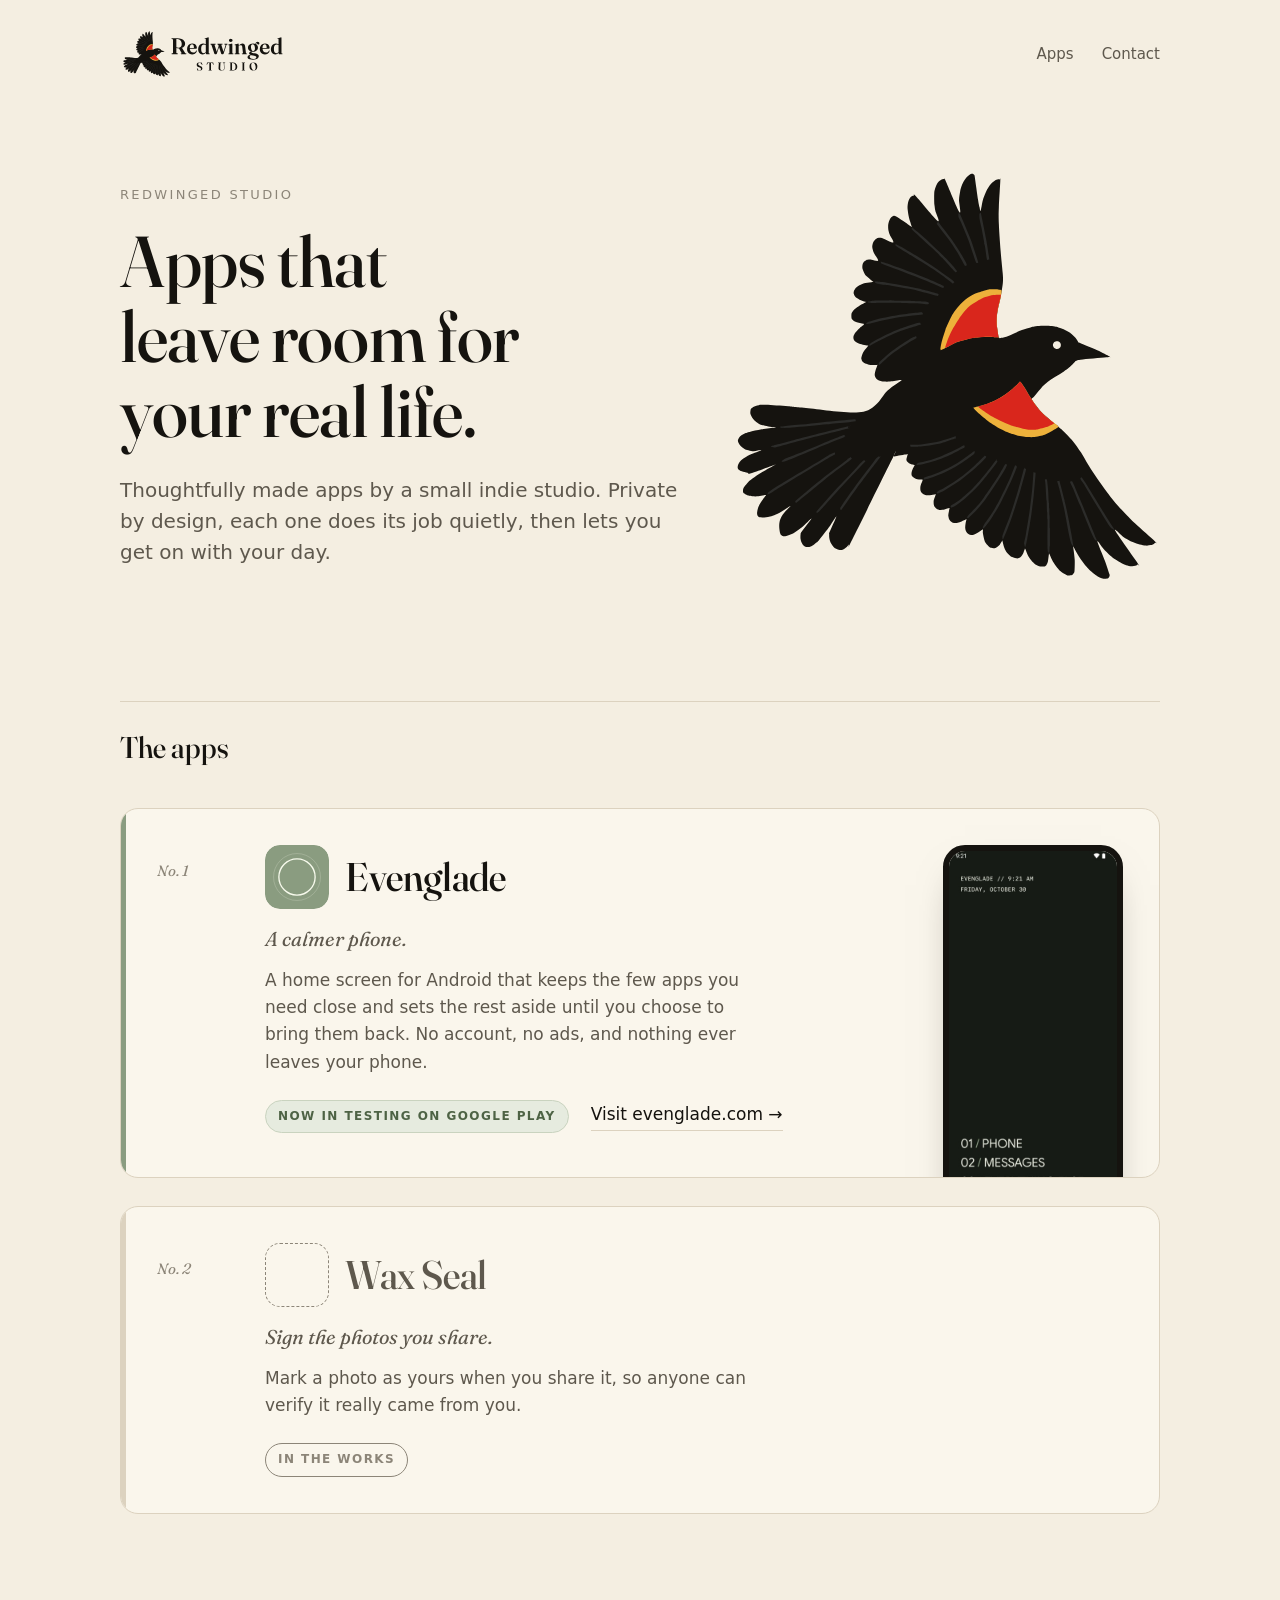
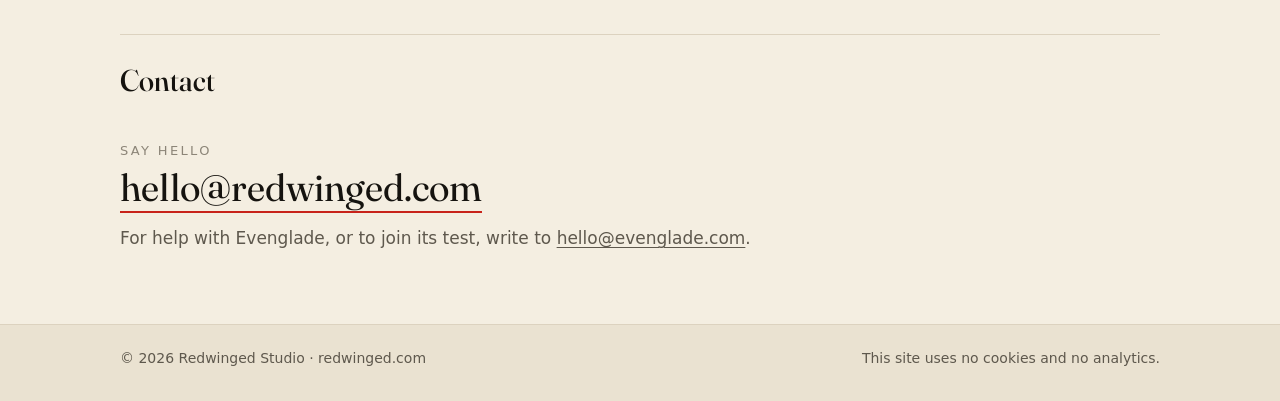
<file: index.html>
<!doctype html>
<html lang="en">
<head>
<meta charset="utf-8">
<meta name="viewport" content="width=device-width, initial-scale=1, viewport-fit=cover">
<title>Redwinged Studio</title>
<meta name="description" content="Thoughtfully made apps by a small indie studio. Created with care, private by design, and intended to leave room for your real life.">
<link rel="canonical" href="https://redwinged.com/">
<meta property="og:type" content="website">
<meta property="og:site_name" content="Redwinged Studio">
<meta property="og:locale" content="en_US">
<meta property="og:title" content="Redwinged Studio">
<meta property="og:description" content="Thoughtfully made apps by a small indie studio.">
<meta property="og:image" content="https://redwinged.com/og.png">
<meta property="og:url" content="https://redwinged.com/">
<meta property="og:image:width" content="1200">
<meta property="og:image:height" content="630">
<meta property="og:image:alt" content="Redwinged Studio: a red-winged blackbird in flight beside the name">
<meta name="twitter:card" content="summary_large_image">
<meta name="theme-color" content="#F4EEE1">
<link rel="icon" href="/favicon.ico" sizes="48x48">
<link rel="icon" href="/favicon.svg" type="image/svg+xml">
<link rel="apple-touch-icon" href="/apple-touch-icon.png">
<link rel="manifest" href="/site.webmanifest">
<link rel="preconnect" href="https://fonts.googleapis.com">
<link rel="preconnect" href="https://fonts.gstatic.com" crossorigin>
<link rel="stylesheet" href="https://fonts.googleapis.com/css2?family=Fraunces:ital,opsz,wght@0,9..144,400..600;1,9..144,400&family=Google+Sans+Flex:wght@400..600&display=swap">
<link rel="stylesheet" href="/style.css">
<script type="application/ld+json">
{
  "@context": "https://schema.org",
  "@graph": [
    {
      "@type": "Organization",
      "@id": "https://redwinged.com/#org",
      "name": "Redwinged Studio",
      "alternateName": "Redwinged",
      "url": "https://redwinged.com/",
      "logo": "https://redwinged.com/icon-512.png",
      "description": "Thoughtfully made apps by a small indie studio. Created with care, private by design, and intended to leave room for your real life.",
      "sameAs": ["https://github.com/Redwinged"]
    },
    {
      "@type": "WebSite",
      "@id": "https://redwinged.com/#website",
      "url": "https://redwinged.com/",
      "name": "Redwinged Studio",
      "inLanguage": "en-US",
      "publisher": { "@id": "https://redwinged.com/#org" }
    }
  ]
}
</script>
</head>
<body>

<header class="site-head">
  <div class="wrap">
    <a class="home" href="/" aria-label="Redwinged Studio, home"><picture><source media="(max-width: 480px)" srcset="/img/lockup-compact.svg"><img src="/img/lockup-header.svg" width="166" height="52" alt="Redwinged Studio"></picture></a>
    <nav aria-label="Main">
      <a href="#apps">Apps</a>
      <a href="#contact">Contact</a>
    </nav>
  </div>
</header>

<main>
<section class="hero">
  <div class="wrap">
    <div>
      <p class="eyebrow">Redwinged Studio</p>
      <h1>Apps that leave room for your real life.</h1>
      <p class="lede">Thoughtfully made apps by a small indie studio. Private by design, each one does its job quietly, then lets you get on with your day.</p>
    </div>
    <img class="bird" src="/img/bird-flying.svg" width="440" height="440" alt="A red-winged blackbird in flight, its red shoulders showing">
  </div>
</section>

<section class="apps" id="apps">
  <div class="wrap">
    <div class="section-head"><h2>The apps</h2></div>
    <div class="plates">

      <article class="plate evenglade">
        <span class="no">No. 1</span>
        <div class="body">
          <div class="title"><img class="icon" src="/img/evenglade-mark.svg" width="64" height="64" alt=""><h3>Evenglade</h3></div>
          <p class="tagline">A calmer phone.</p>
          <p class="about">A home screen for Android that keeps the few apps you need close and sets the rest aside until you choose to bring them back. No account, no ads, and nothing ever leaves your phone.</p>
          <div class="meta"><span class="status">Now in testing on Google Play</span><a class="visit" href="https://evenglade.com">Visit evenglade.com →</a></div>
        </div>
        <img class="shot" src="/img/evenglade-home.jpg" width="420" height="933" alt="The Evenglade home screen in its dark sage look: the time and date, then 01 Phone, 02 Messages, 03 Everything else" loading="lazy">
      </article>

      <article class="plate coming">
        <span class="no">No. 2</span>
        <div class="body">
          <div class="title"><span class="icon" aria-hidden="true"></span><h3>Wax Seal</h3></div>
          <p class="tagline">Sign the photos you share.</p>
          <p class="about">Mark a photo as yours when you share it, so anyone can verify it really came from you.</p>
          <div class="meta"><span class="status">In the works</span></div>
        </div>
      </article>

    </div>
  </div>
</section>

<section class="contact" id="contact">
  <div class="wrap">
    <div class="section-head"><h2>Contact</h2></div>
    <p class="eyebrow">Say hello</p>
    <p class="big"><a href="mailto:hello@redwinged.com">hello@redwinged.com</a></p>
    <p class="soft">For help with Evenglade, or to join its test, write to <a href="mailto:hello@evenglade.com">hello@evenglade.com</a>.</p>
  </div>
</section>
</main>

<footer>
  <div class="wrap">
    <span>© 2026 Redwinged Studio · redwinged.com</span>
    <span>This site uses no cookies and no analytics.</span>
  </div>
</footer>
</body>
</html>
</file>
<file: style.css>
/* redwinged.com: a page from a field guide. Warm paper, a serif for names, each app a numbered plate.
   Light only: the bird is black, and on a dark page it would read as a hole rather than a bird. */
:root {
  --paper: #F4EEE1;       /* the logo's cream */
  --plate: #FAF6EC;       /* a lighter leaf for the plates */
  --ink: #15130F;         /* the bird's black */
  --soft: #5E584D;
  --faint: #8C8578;
  --rule: #DCD2BF;
  --red: #C8231A;         /* the shoulder, used sparingly */
  --gold: #E3A93A;
  --sage: #8A9C80;        /* Evenglade's ground */
  --serif: "Fraunces", Georgia, serif;
  --sans: "Google Sans Flex", "Roboto", system-ui, sans-serif;
  --measure: 60ch;
  color-scheme: light;
}

* { box-sizing: border-box; }
html { -webkit-text-size-adjust: 100%; scroll-behavior: smooth; }
@media (prefers-reduced-motion: reduce) { html { scroll-behavior: auto; } }
body { margin: 0; background: var(--paper); color: var(--ink); font: 400 17px/1.6 var(--sans); }
.wrap { max-width: 1080px; margin: 0 auto; padding-left: max(20px, env(safe-area-inset-left, 0px)); padding-right: max(20px, env(safe-area-inset-right, 0px)); }
a { color: inherit; text-underline-offset: 3px; text-decoration-thickness: 1px; }
a:hover { color: var(--red); }
a:focus-visible { outline: 2px solid var(--red); outline-offset: 3px; border-radius: 4px; }
h1, h2, h3 { font-family: var(--serif); font-weight: 500; margin: 0; text-wrap: balance; font-variation-settings: "opsz" 96; }
p { margin: 0; }
img { max-width: 100%; height: auto; }
.eyebrow { font-size: 13px; letter-spacing: .18em; text-transform: uppercase; color: var(--faint); font-weight: 500; }

/* Header */
.site-head { padding-block: 28px; }
.site-head .wrap { display: flex; align-items: center; justify-content: space-between; gap: 24px; }
.site-head .home { display: block; line-height: 0; }
.site-head .home img { height: 52px; width: auto; max-width: none; }   /* below 480px the <picture> swaps to the logo without STUDIO */
.site-head nav { display: flex; gap: 28px; font-size: 15px; }
.site-head nav a { text-decoration: none; color: var(--soft); }
.site-head nav a:hover { color: var(--ink); }

/* Hero */
.hero { padding-block: 56px 88px; }
.hero .wrap { display: grid; grid-template-columns: minmax(0, 1.15fr) minmax(0, .85fr); gap: 40px; align-items: center; }
.hero h1 { font-size: clamp(40px, 6vw, 72px); line-height: 1.04; letter-spacing: -0.005em; margin-top: 18px; }
.hero .lede { font-size: 20px; line-height: 1.55; color: var(--soft); margin-top: 26px; max-width: 32em; }
.hero .bird { width: 100%; max-width: 440px; justify-self: end; }

/* The plates */
.apps { padding-block: 24px 96px; }
.section-head { display: flex; align-items: baseline; justify-content: space-between; gap: 16px; border-top: 1px solid var(--rule); padding-top: 22px; margin-bottom: 36px; }
.section-head h2 { font-size: 30px; }
.plates { display: grid; gap: 28px; }
.plate { background: var(--plate); border: 1px solid var(--rule); border-radius: 18px; padding: 36px; display: grid; grid-template-columns: 76px minmax(0, 1fr) auto; gap: 8px 32px; align-items: start; position: relative; overflow: hidden; }
.plate::before { content: ""; position: absolute; left: 0; top: 0; bottom: 0; width: 5px; background: var(--accent, var(--rule)); }
.plate .no { font-family: var(--serif); font-style: italic; font-size: 15px; color: var(--faint); padding-top: 14px; font-variation-settings: "opsz" 14; }
.plate .icon { width: 64px; height: 64px; border-radius: 15px; display: block; }
.plate .title { display: flex; align-items: center; gap: 16px; }
.plate h3 { font-size: clamp(30px, 4vw, 40px); line-height: 1.1; letter-spacing: -0.01em; }
.plate .tagline { font-family: var(--serif); font-style: italic; font-size: 20px; color: var(--soft); margin-top: 14px; font-variation-settings: "opsz" 24; }
.plate .about { margin-top: 12px; max-width: 46ch; color: var(--soft); }
.plate .meta { margin-top: 24px; display: flex; flex-wrap: wrap; align-items: center; gap: 14px 22px; }
.status { font-size: 12px; letter-spacing: .12em; text-transform: uppercase; font-weight: 600; border-radius: 99px; padding: 6px 12px; border: 1px solid currentColor; }
.plate .visit { font-weight: 500; text-decoration: none; border-bottom: 1px solid var(--rule); padding-bottom: 2px; }
.plate .visit:hover { border-color: var(--red); }
.plate .shot { grid-row: 1 / span 2; grid-column: 3; width: 180px; border-radius: 22px; border: 6px solid var(--ink); box-shadow: 0 18px 40px -22px rgba(21, 19, 15, .55); margin-bottom: -96px; }
.plate.evenglade { --accent: var(--sage); }
.plate.evenglade .status { color: #4E6345; background: #E6EBDF; border-color: #C9D3BF; }
.plate.coming { --accent: var(--rule); }
.plate.coming .icon { border: 1.5px dashed var(--faint); background: transparent; }
.plate.coming h3 { color: var(--soft); }
.plate.coming .status { color: var(--faint); }
.plate .body { grid-column: 2; }

/* Contact */
.contact { padding-block: 24px 72px; }
.contact .big { font-family: var(--serif); font-size: clamp(26px, 4vw, 38px); line-height: 1.2; font-variation-settings: "opsz" 72; margin-top: 4px; }
.contact .big a { text-decoration: none; border-bottom: 2px solid var(--red); }
.contact .soft { color: var(--soft); margin-top: 14px; max-width: var(--measure); }

/* Footer */
footer { background: #EAE2D1; border-top: 1px solid var(--rule); padding-block: 22px 32px; font-size: 14px; color: var(--soft); }
footer .wrap { display: flex; flex-wrap: wrap; justify-content: space-between; gap: 10px 24px; }

@media (max-width: 820px) {
  .site-head nav { gap: 18px; }
  .hero { padding-block: 24px 56px; }
  .hero .wrap { grid-template-columns: 1fr; }
  .hero .bird { display: none; }   /* stacked, it would only repeat the header logo */
  .plate { grid-template-columns: 1fr; padding: 26px 24px 28px 28px; }
  .plate .no { padding-top: 0; }
  .plate .body { grid-column: 1; }
  .plate .shot { grid-row: auto; grid-column: 1; width: 150px; margin: 12px 0 -60px; }
}
@media (max-width: 480px) {
  .site-head .home img { height: 36px; }
  .site-head nav { font-size: 14px; gap: 14px; }
}
</file>
